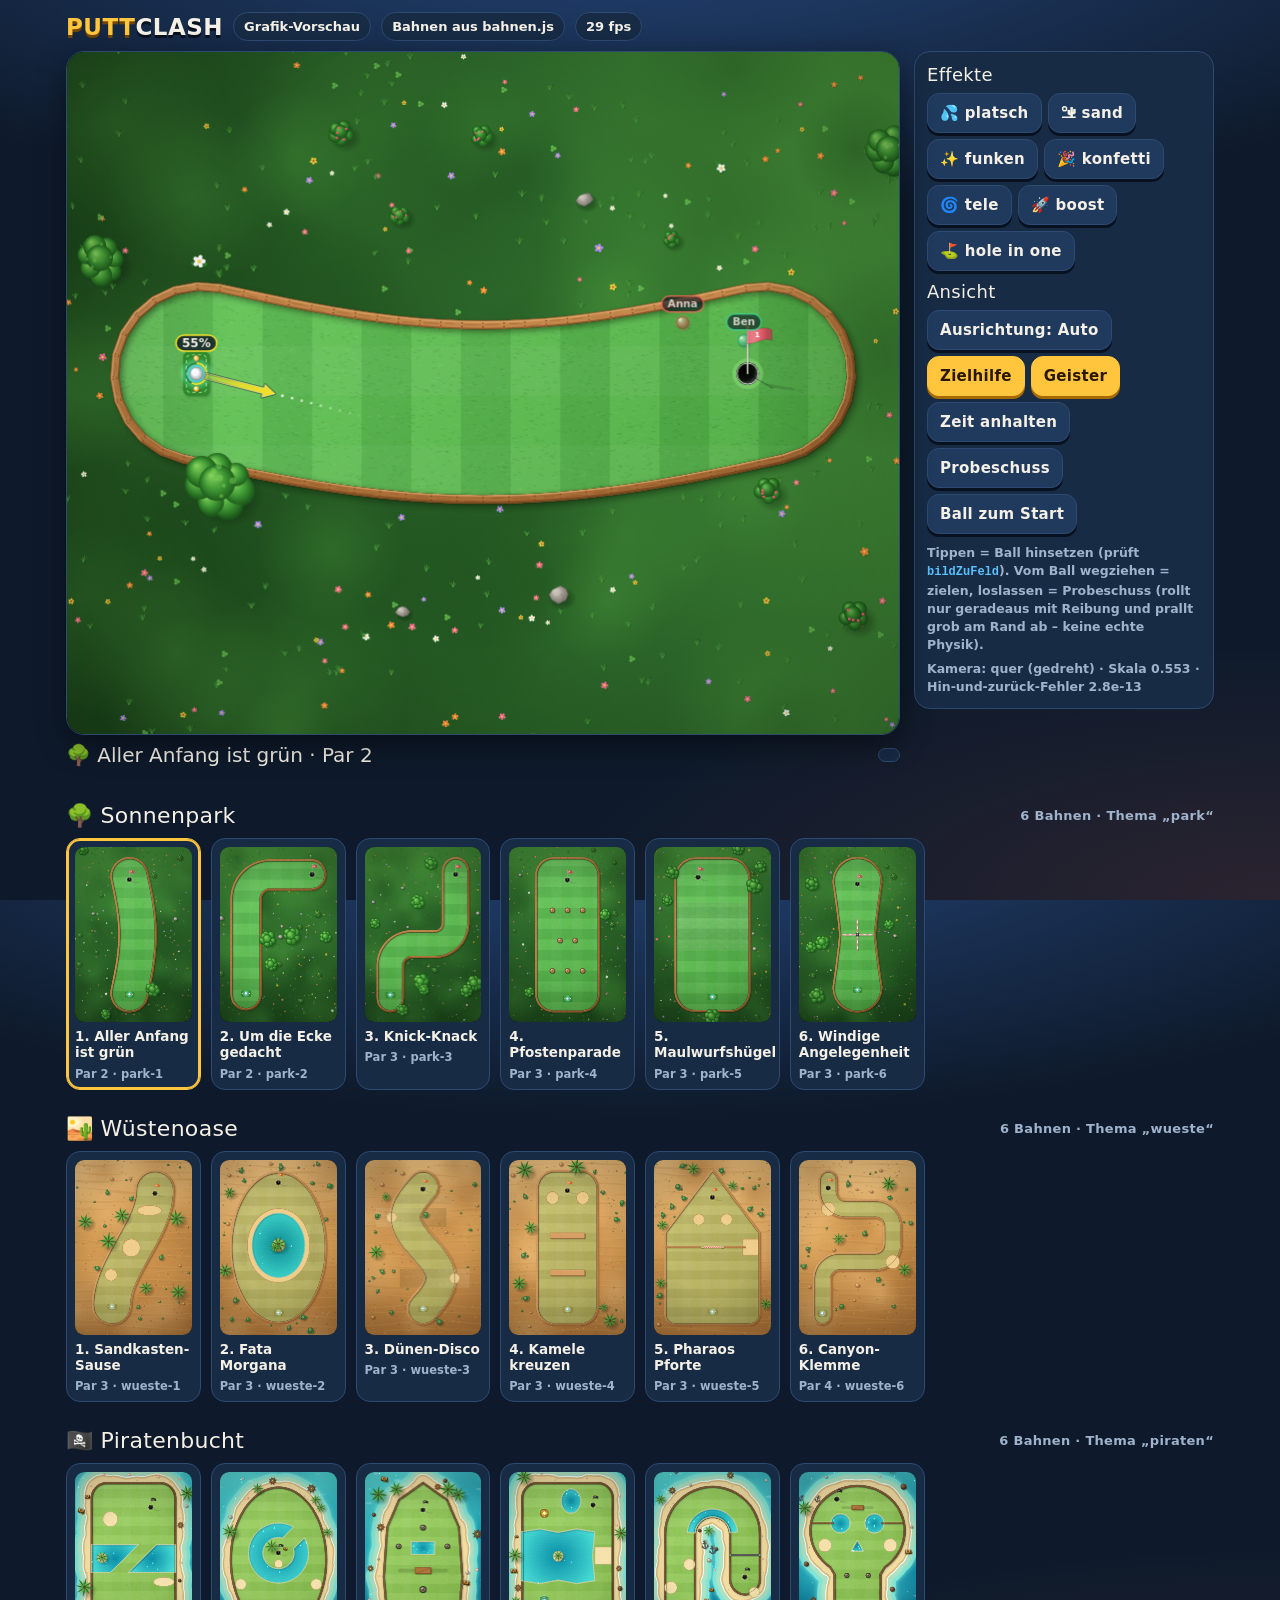
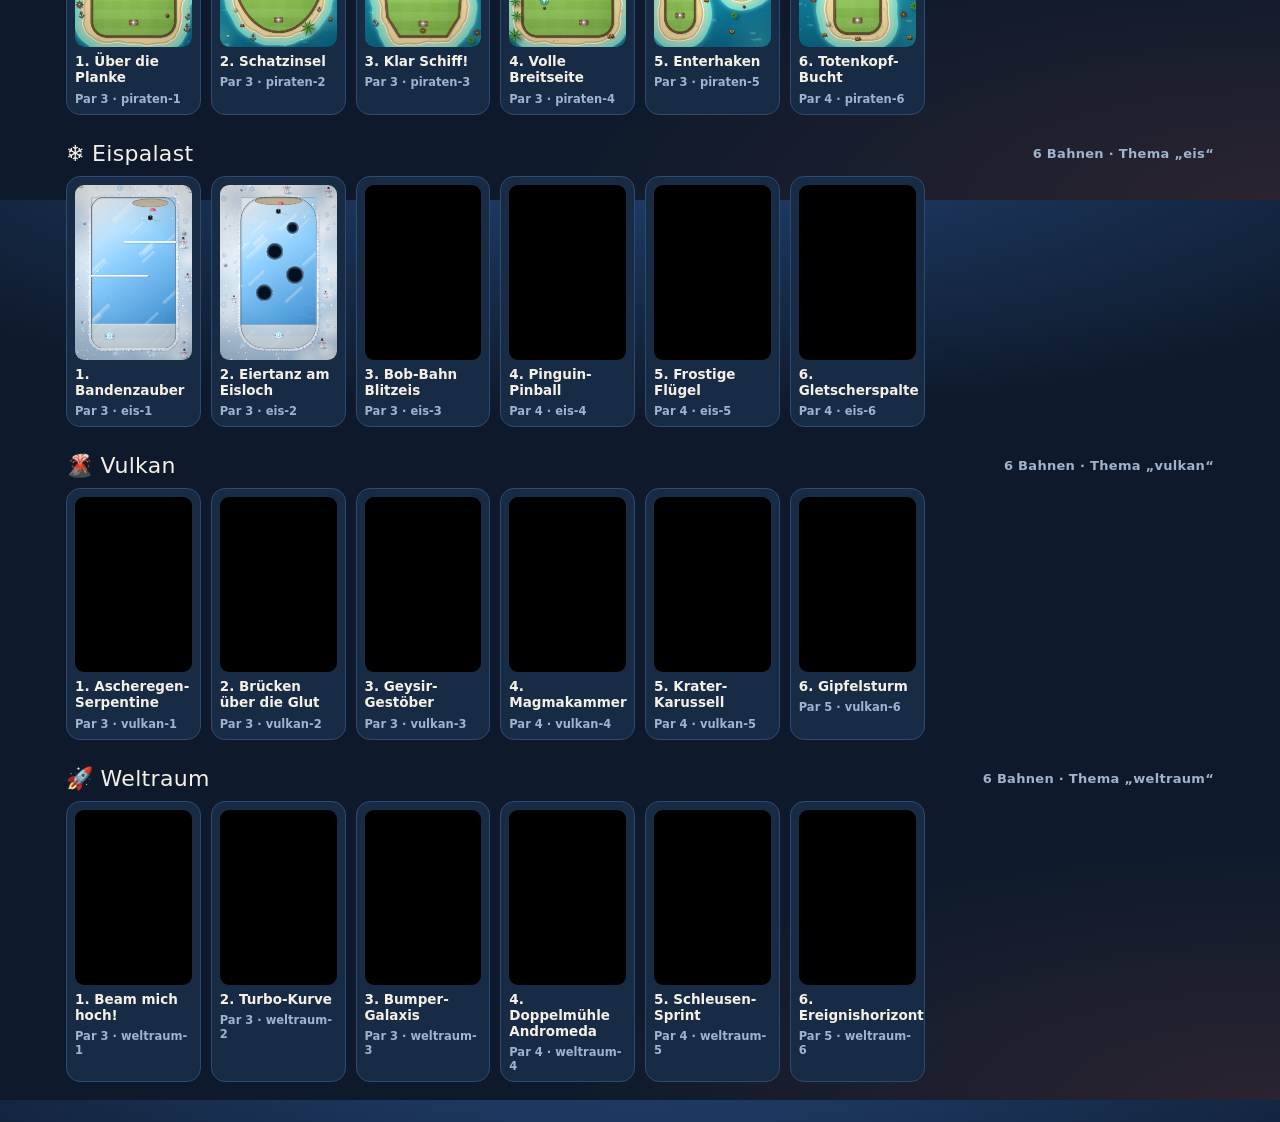
<file: puttclash/grafik-vorschau.html>
<!doctype html>
<html lang="de">
<head>
<meta charset="utf-8">
<meta name="viewport" content="width=device-width,initial-scale=1,viewport-fit=cover">
<title>Puttclash · Grafik-Vorschau</title>
<!--
  PUTTCLASH · GRAFIK-VORSCHAU (grafik-vorschau.html)
  Nur zum Anschauen und Prüfen der Grafik (grafik.js) – kein Spiel, keine Physik.
  - Lädt bahnen.js (falls vorhanden), sonst die 6 eingebauten Beispielbahnen (je Platz eine).
    Beispielplätze, die bahnen.js noch nicht hat (z. B. piraten, vulkan), werden zusätzlich gezeigt.
  - So fügst du ein neues Thema zum Testen hinzu: zwischen BEISPIEL-START und BEISPIEL-ENDE einen
    Platz {id:'<thema>', name, emoji, bahnen:[{…}]} anlegen (id = Schlüssel in GRAFIK.THEMEN).
  - Oben die große Ansicht mit bewegten Objekten, Demo-Ball, Zielpfeil, zwei Geisterbällen.
  - Unten alle Bahnen als Kacheln (Name, par) – antippen zeigt sie groß.
  Bedienung große Ansicht: tippen = Ball hinsetzen (prüft bildZuFeld), vom Ball wegziehen
  = zielen, loslassen = Probeschuss (rollt nur geradeaus mit Reibung, ohne echte Physik).
-->
<link rel="stylesheet" href="../shared/theme.css">
<style>
 body{overflow:auto;height:auto;min-height:100%}
 .wrap{max-width:1180px;margin:0 auto;padding:12px max(16px,env(safe-area-inset-left,0px)) 40px}
 header{display:flex;align-items:center;gap:10px;flex-wrap:wrap;margin-bottom:10px}
 .buehne{display:grid;grid-template-columns:minmax(0,1fr) 300px;gap:14px;align-items:start}
 @media (max-width:820px){.buehne{grid-template-columns:minmax(0,1fr)}}
 #rahmen{position:relative;width:100%;height:min(76vh,860px);min-height:320px;border-radius:18px;overflow:hidden;background:#000;
   border:1px solid var(--line);box-shadow:0 10px 30px rgba(0,0,0,.45);touch-action:none}
 #rahmen canvas{display:block;width:100%;height:100%}
 .panel{background:var(--surface);border:1px solid var(--line);border-radius:16px;padding:12px}
 .panel h3{margin:0 0 8px;font-family:var(--font-display);font-weight:400;font-size:18px;letter-spacing:.3px}
 .reihe{display:flex;flex-wrap:wrap;gap:6px;margin-bottom:10px}
 .knopf{font-family:var(--font-display);font-size:15px;letter-spacing:.3px;padding:8px 12px;border-radius:12px;background:var(--surface-2);
   border:1px solid var(--line);box-shadow:0 3px 0 var(--shadow);min-height:40px}
 .knopf:active{transform:translateY(2px);box-shadow:0 1px 0 var(--shadow)}
 .knopf.an{background:var(--gold);color:#2A1700;border-color:var(--gold);box-shadow:0 3px 0 var(--gold-deep)}
 .klein{font-size:12.5px;line-height:1.45;margin:6px 0 0}
 #titel{font-family:var(--font-display);font-weight:400;font-size:20px;margin:0}
 .zeile{display:flex;justify-content:space-between;align-items:center;gap:8px;margin:8px 0 10px}
 h2.sec{margin-top:26px}
 .kacheln{display:grid;grid-template-columns:repeat(auto-fill,minmax(130px,1fr));gap:10px}
 .kachel{display:flex;flex-direction:column;gap:6px;background:var(--surface);border:1px solid var(--line);border-radius:14px;padding:8px;text-align:left}
 .kachel.aktiv{border-color:var(--gold);box-shadow:0 0 0 2px var(--gold) inset}
 .kachel canvas{width:100%;aspect-ratio:2/3;border-radius:9px;display:block;background:#000}
 .kachel .n{font-weight:900;font-size:13.5px;line-height:1.2}
 .kachel .m{font-size:11.5px;color:var(--muted);font-weight:800}
 code{font-size:12px;color:var(--sky)}
</style>
</head>
<body>
<div class="wrap">
 <header>
  <div class="logo">PUTT<span>CLASH</span></div>
  <span class="chip">Grafik-Vorschau</span>
  <span class="chip" id="quelle"></span>
  <span class="chip" id="fps">– fps</span>
 </header>

 <section class="buehne">
  <div>
   <div id="rahmen"><canvas id="gross"></canvas></div>
   <div class="zeile"><p id="titel"></p><span class="chip" id="info"></span></div>
  </div>
  <div class="panel">
   <h3>Effekte</h3>
   <div class="reihe" id="effekte"></div>
   <h3>Ansicht</h3>
   <div class="reihe">
    <button class="knopf" id="kDreh">Ausrichtung: Auto</button>
    <button class="knopf an" id="kZiel">Zielhilfe</button>
    <button class="knopf an" id="kGeist">Geister</button>
    <button class="knopf" id="kPause">Zeit anhalten</button>
    <button class="knopf" id="kSchuss">Probeschuss</button>
    <button class="knopf" id="kStart">Ball zum Start</button>
   </div>
   <p class="klein muted">Tippen = Ball hinsetzen (prüft <code>bildZuFeld</code>). Vom Ball wegziehen = zielen, loslassen = Probeschuss
    (rollt nur geradeaus mit Reibung und prallt grob am Rand ab – <b>keine</b> echte Physik).</p>
   <p class="klein muted" id="pruef"></p>
  </div>
 </section>

 <div id="kachelBereich"></div>
</div>

<script src="bahnen.js"></script>
<script src="grafik.js"></script>
<script>
(function(){
'use strict';
/* ---------- Beispielbahnen (nur falls bahnen.js fehlt): je Platz eine, mit allen Zonen/Objekten ---------- */
/*BEISPIEL-START*/
const BEISPIEL=[
 {id:'park',name:'Sonnenpark',emoji:'🌳',bahnen:[{
  id:'park-1',name:'Gartenweg',par:3,start:{x:500,y:1330},loch:{x:500,y:260},
  rand:[150,1450, 850,1450, 850,760, 700,600, 700,150, 300,150, 300,600, 150,760],
  waende:[[390,1130, 610,1130]],
  zonen:[
   {typ:'sand',form:{kreis:[610,390,62]}},
   {typ:'hang',form:{rect:[310,620,380,150]},richtung:[0,1],staerke:1},
   {typ:'wasser',form:{poly:[180,880, 380,860, 420,960, 330,1040, 190,1010]}},
   {typ:'boost',form:{kreis:[720,1260,34]},richtung:[0,-1],staerke:1}
  ],
  objekte:[
   {typ:'bumper',x:700,y:990,r:26,kraft:1.4},
   {typ:'pfosten',x:400,y:470,r:14},{typ:'pfosten',x:260,y:1300,r:14},
   {typ:'muehle',x:560,y:900,laenge:110,fluegel:4,periode:4000}
  ],
  deko:[{typ:'baum',x:70,y:260,s:1.1},{typ:'baum',x:930,y:330},{typ:'baum',x:930,y:1330,s:.9},{typ:'baum',x:70,y:1390},
   {typ:'busch',x:60,y:880},{typ:'busch',x:945,y:640},{typ:'busch',x:220,y:70},
   {typ:'blume',x:90,y:560},{typ:'blume',x:115,y:620},{typ:'blume',x:930,y:960},{typ:'blume',x:960,y:1010},{typ:'blume',x:905,y:1080},
   {typ:'stein',x:945,y:1180},{typ:'stein',x:60,y:700,s:.8},{typ:'fahne',x:950,y:830}]
 }]},
 {id:'wueste',name:'Wüstenoase',emoji:'🌵',bahnen:[{
  id:'wueste-1',name:'Oasenkurve',par:4,start:{x:500,y:1340},loch:{x:690,y:270},
  rand:[200,1450, 800,1450, 800,1000, 900,900, 900,150, 380,150, 380,650, 200,800],
  waende:[],
  zonen:[
   {typ:'wasser',form:{kreis:[480,960,95]}},
   {typ:'sand',form:{poly:[520,380, 700,420, 760,560, 600,600, 500,500]}},
   {typ:'hang',form:{rect:[420,660,440,140]},richtung:[-0.7071,0.7071],staerke:1.2},
   {typ:'lava',form:{rect:[640,1290,130,90]}}
  ],
  objekte:[
   {typ:'block',rect:[430,1180,140,40],bahn:[170,0],periode:3000},
   {typ:'muehle',x:500,y:260,laenge:85,fluegel:3,periode:-5000},
   {typ:'bumper',x:300,y:1320,r:24,kraft:1.4},{typ:'pfosten',x:700,y:1100,r:14}
  ],
  deko:[{typ:'palme',x:110,y:1000,s:1.1},{typ:'palme',x:120,y:1260,s:.9},{typ:'palme',x:965,y:1100},{typ:'palme',x:975,y:1420,s:.8},
   {typ:'kaktus',x:100,y:450},{typ:'kaktus',x:960,y:700},{typ:'kaktus',x:300,y:85},
   {typ:'stein',x:120,y:620},{typ:'stein',x:960,y:1250},{typ:'fahne',x:60,y:150}]
 }]},
 {id:'eis',name:'Gletscher',emoji:'❄️',bahnen:[{
  id:'eis-1',name:'Gletscherspalte',par:4,start:{x:500,y:1340},loch:{x:500,y:280},
  rand:[250,1450, 750,1450, 900,1100, 900,500, 750,150, 250,150, 100,500, 100,1100],
  waende:[[110,520, 350,520],[650,520, 890,520]],
  zonen:[
   {typ:'eis',form:{rect:[130,600,740,460]}},
   {typ:'loch',form:{poly:[600,760, 720,740, 760,830, 690,900, 610,870]}},
   {typ:'wasser',form:{kreis:[300,350,65]}},
   {typ:'sand',form:{rect:[560,1150,170,110]}}
  ],
  objekte:[
   {typ:'tor',x:500,y:520,b:300,offen:1400,zu:1100},
   {typ:'pfosten',x:360,y:820,r:16},{typ:'pfosten',x:500,y:700,r:16},
   {typ:'bumper',x:300,y:1230,r:24,kraft:1.4}
  ],
  deko:[{typ:'baum',x:40,y:250},{typ:'baum',x:960,y:280,s:1.1},{typ:'baum',x:960,y:1360,s:.9},{typ:'baum',x:50,y:1350},
   {typ:'schneemann',x:50,y:820},{typ:'eiskristall',x:960,y:820},{typ:'eiskristall',x:40,y:600},{typ:'eiskristall',x:500,y:75},
   {typ:'stein',x:930,y:1450}]
 }]},
 {id:'weltraum',name:'Sternenstation',emoji:'🚀',bahnen:[{
  id:'weltraum-1',name:'Schwerelos',par:4,start:{x:500,y:1350},loch:{x:500,y:230},
  rand:[200,1450, 800,1450, 800,1150, 950,1000, 950,600, 800,450, 800,120, 200,120, 200,450, 50,600, 50,1000, 200,1150],
  waende:[],
  zonen:[
   {typ:'loch',form:{kreis:[500,800,120]}},
   {typ:'boost',form:{kreis:[170,800,40]},richtung:[0.5,-0.866],staerke:1.5},
   {typ:'boost',form:{kreis:[830,800,40]},richtung:[-0.5,-0.866],staerke:1.5},
   {typ:'eis',form:{rect:[560,1180,180,80]}},
   {typ:'lava',form:{rect:[260,1180,160,70]}}
  ],
  objekte:[
   {typ:'tele',a:{x:500,y:1060},b:{x:500,y:560},r:28},
   {typ:'bumper',x:330,y:380,r:24,kraft:1.4},{typ:'bumper',x:670,y:380,r:24,kraft:1.4},{typ:'bumper',x:500,y:430,r:20,kraft:1.6},
   {typ:'muehle',x:290,y:620,laenge:80,fluegel:4,periode:3500},
   {typ:'block',rect:[600,600,140,32],bahn:[0,70],periode:2600}
  ],
  deko:[{typ:'planet',x:90,y:250,s:1.1},{typ:'planet',x:920,y:1330,s:1.3},{typ:'planet',x:910,y:250,s:.8},
   {typ:'rakete',x:100,y:1300,s:1.1},{typ:'stern',x:960,y:520,s:.8},{typ:'stern',x:30,y:1150},{typ:'stern',x:480,y:60},{typ:'stern',x:960,y:1460,s:.7}]
 }]},
 {id:'piraten',name:'Piratenbucht',emoji:'🏴‍☠️',bahnen:[{
  id:'piraten-1',name:'Schatzinsel',par:4,start:{x:500,y:1340},loch:{x:620,y:260},
  rand:[220,1450, 780,1450, 860,1180, 860,700, 900,420, 820,150, 380,150, 300,420, 140,640, 140,1080],
  waende:[[640,1100, 860,1100]],
  zonen:[
   {typ:'wasser',form:{poly:[600,820, 780,790, 830,900, 760,1010, 610,990]}},
   {typ:'sand',form:{kreis:[400,330,70]}},
   {typ:'hang',form:{rect:[300,600,540,120]},richtung:[0.7071,-0.7071],staerke:1},
   {typ:'sand',form:{rect:[300,1240,140,90]}}
  ],
  objekte:[
   {typ:'block',rect:[260,1170,110,40],bahn:[90,0],periode:3200},
   {typ:'tor',x:560,y:470,b:240,offen:1300,zu:1100},
   {typ:'bumper',x:250,y:760,r:24,kraft:1.4},{typ:'bumper',x:700,y:1250,r:24,kraft:1.4},
   {typ:'muehle',x:380,y:900,laenge:100,fluegel:4,periode:4200},
   {typ:'pfosten',x:520,y:1080,r:14},
   {typ:'tele',a:{x:220,y:1020},b:{x:760,y:380},r:28}
  ],
  deko:[{typ:'palme',x:60,y:300,s:1.1},{typ:'palme',x:950,y:620,s:1.1},{typ:'palme',x:70,y:1330},{typ:'palme',x:600,y:60,s:.9},
   {typ:'fass',x:945,y:1000},{typ:'fass',x:975,y:1060,s:.8},{typ:'anker',x:60,y:880},{typ:'schatzkiste',x:930,y:230},
   {typ:'steuerrad',x:70,y:1130},{typ:'muschel',x:110,y:1450},{typ:'muschel',x:960,y:1420},{typ:'muschel',x:50,y:560,s:.8},
   {typ:'stein',x:945,y:1300},{typ:'stein',x:250,y:70,s:.8},{typ:'gibtsnicht',x:500,y:500},{typ:'constructor',x:10,y:10}]
 }]},
 {id:'vulkan',name:'Vulkan',emoji:'🌋',bahnen:[{
  id:'vulkan-1',name:'Glutpfad',par:4,start:{x:500,y:1350},loch:{x:380,y:250},
  rand:[200,1450, 800,1450, 820,1100, 900,900, 880,500, 760,150, 240,150, 120,480, 160,900, 220,1100],
  waende:[[620,300, 760,300]],
  zonen:[
   {typ:'lava',form:{poly:[420,760, 620,720, 700,820, 640,930, 460,920, 380,840]}},
   {typ:'hang',form:{rect:[230,1000,560,110]},richtung:[0,-1],staerke:1.3},
   {typ:'sand',form:{rect:[560,1150,180,110]}},
   {typ:'lava',form:{kreis:[740,440,55]}},
   {typ:'loch',form:{kreis:[230,640,50]}}
  ],
  objekte:[
   {typ:'bumper',x:320,y:560,r:26,kraft:1.5},{typ:'bumper',x:770,y:650,r:22,kraft:1.4},
   {typ:'block',rect:[280,1250,120,40],bahn:[60,0],periode:2800},
   {typ:'muehle',x:540,y:520,laenge:110,fluegel:3,periode:-4200},
   {typ:'tor',x:380,y:380,b:200,offen:1300,zu:1000},
   {typ:'pfosten',x:480,y:1060,r:14}
  ],
  deko:[{typ:'fels',x:70,y:400,s:1.1},{typ:'fels',x:950,y:1250},{typ:'glutstein',x:960,y:760},{typ:'glutstein',x:60,y:1000,s:.9},
   {typ:'duerrbaum',x:80,y:1320},{typ:'duerrbaum',x:950,y:250},{typ:'rauch',x:940,y:1050},{typ:'rauch',x:60,y:720},{typ:'rauch',x:520,y:80},
   {typ:'kristall',x:60,y:200},{typ:'kristall',x:960,y:1430,s:.8},{typ:'stein',x:120,y:1440},{typ:'stein',x:900,y:80,s:.7}]
 }]}
];
/*BEISPIEL-ENDE*/

/* Plätze aus bahnen.js haben Vorrang. Beispielplätze, deren id bahnen.js (noch) nicht kennt,
   werden hinten angehängt – so lassen sich neue Themen schon vor ihren echten Bahnen prüfen. */
const echt=typeof BAHNEN!=='undefined'&&BAHNEN&&Array.isArray(BAHNEN.PLAETZE)&&BAHNEN.PLAETZE.length>0;
const bekannt=new Set(echt?BAHNEN.PLAETZE.map(p=>p.id):[]);
const extra=BEISPIEL.filter(p=>!bekannt.has(p.id));
const PLAETZE=echt?BAHNEN.PLAETZE.concat(extra):BEISPIEL;
document.getElementById('quelle').textContent=!echt?'Beispielbahnen (bahnen.js fehlt)'
 :extra.length?'bahnen.js + Beispiel: '+extra.map(p=>p.id).join(', '):'Bahnen aus bahnen.js';

const $=id=>document.getElementById(id);
const rahmen=$('rahmen'),cv=$('gross'),ctx=cv.getContext('2d');
let wahl={platz:PLAETZE[0],bahn:PLAETZE[0].bahnen[0]};
let modus='auto',zielAn=true,geisterAn=true,pause=false,pauseBei=0,zeitVersatz=0;
let kam=null,cssB=0,cssH=0;
const ball={x:0,y:0,vx:0,vy:0,rollt:false,versenkt:false};
let spur=[],drag=null,letzterAbprall=0;

const zeit=()=>pause?pauseBei:performance.now()-zeitVersatz;
const randPunkte=b=>{const p=[];for(let i=0;i+1<b.rand.length;i+=2)p.push([b.rand[i],b.rand[i+1]]);return p};
function imPoly(x,y,p){let inn=false;for(let i=0,j=p.length-1;i<p.length;j=i++){const xi=p[i][0],yi=p[i][1],xj=p[j][0],yj=p[j][1];if((yi>y)!==(yj>y)&&x<(xj-xi)*(y-yi)/(yj-yi)+xi)inn=!inn}return inn}
let rp=randPunkte(wahl.bahn);
const drin=(x,y)=>rp.length<3||imPoly(x,y,rp);

function ballZumStart(){const s=wahl.bahn.start||{x:500,y:1300};ball.x=s.x;ball.y=s.y;ball.vx=ball.vy=0;ball.rollt=false;ball.versenkt=false;spur=[]}
function waehle(platz,bahn){
 wahl={platz,bahn};rp=randPunkte(bahn);ballZumStart();kamNeu();
 $('titel').textContent=(platz.emoji||'')+' '+(bahn.name||bahn.id)+' · Par '+(bahn.par||'?');
 document.querySelectorAll('.kachel').forEach(k=>k.classList.toggle('aktiv',k.dataset.id===bahn.id));
}
function kamNeu(){
 const dreh=modus==='quer'||(modus==='auto'&&cssB>cssH*1.05);
 kam=GRAFIK.kamera(wahl.bahn,cssB,cssH,dreh);
 // Selbsttest: feldZuBild ↔ bildZuFeld
 let maxF=0;for(let i=0;i<50;i++){const x=Math.random()*1000,y=Math.random()*1500,p=kam.feldZuBild(x,y),q=kam.bildZuFeld(p[0],p[1]);maxF=Math.max(maxF,Math.abs(q[0]-x),Math.abs(q[1]-y))}
 $('pruef').textContent='Kamera: '+(dreh?'quer (gedreht)':'hochkant')+' · Skala '+kam.skala.toFixed(3)+' · Hin-und-zurück-Fehler '+maxF.toExponential(1);
}
function groesse(){
 const r=rahmen.getBoundingClientRect();cssB=Math.max(1,r.width);cssH=Math.max(1,r.height);
 const dpr=Math.min(window.devicePixelRatio||1,3);
 cv.width=Math.round(cssB*dpr);cv.height=Math.round(cssH*dpr);kamNeu();
}
if(window.ResizeObserver)new ResizeObserver(groesse).observe(rahmen);else window.addEventListener('resize',groesse);

/* ---------- Demo-Ball (keine Physik!) ---------- */
function autoWinkel(t){const l=wahl.bahn.loch||{x:500,y:200};return Math.atan2(l.y-ball.y,l.x-ball.x)+Math.sin(t*.001)*.35}
function schiesse(w,k){if(ball.rollt||ball.versenkt)return;const v=k*1700;ball.vx=Math.cos(w)*v;ball.vy=Math.sin(w)*v;ball.rollt=v>10;spur=[]}
function bewege(dt){
 if(ball.rollt){
  const n=4,h=dt/n;
  for(let i=0;i<n;i++){
   let nx=ball.x+ball.vx*h,ny=ball.y+ball.vy*h;
   if(!drin(nx,ny)){
    if(!drin(nx,ball.y))ball.vx*=-.7;
    if(!drin(ball.x,ny))ball.vy*=-.7;
    if(drin(nx,ny)===false&&drin(nx,ball.y)&&drin(ball.x,ny)){ball.vx*=-.7;ball.vy*=-.7}
    const now=performance.now();if(now-letzterAbprall>120){GRAFIK.effekt('funken',ball.x,ball.y);letzterAbprall=now}
    nx=ball.x;ny=ball.y;
   }
   ball.x=nx;ball.y=ny;
   const r=Math.exp(-1.1*h);ball.vx*=r;ball.vy*=r;
   const l=wahl.bahn.loch,sp=Math.hypot(ball.vx,ball.vy);
   if(l&&Math.hypot(ball.x-l.x,ball.y-l.y)<20&&sp<650){
    ball.rollt=false;ball.versenkt=true;GRAFIK.effekt('konfetti',l.x,l.y);
    setTimeout(ballZumStart,1600);break;
   }
   if(sp<14){ball.rollt=false;ball.vx=ball.vy=0;break}
  }
  spur.push([ball.x,ball.y]);if(spur.length>28)spur.shift();
 }else if(spur.length)spur.shift();
}

/* ---------- Bildschleife ---------- */
let alt=performance.now(),fz=0,ft=alt;
function bild(ms){
 const dt=Math.min(.05,(ms-alt)/1000);alt=ms;
 if(!pause)bewege(dt);
 const t=zeit(),b=wahl.bahn,L=b.loch||{x:500,y:250},S=b.start||{x:500,y:1300};
 const baelle=[];
 if(geisterAn){
  baelle.push({x:L.x+Math.cos(t*.0011)*110,y:L.y+170+Math.sin(t*.0017)*70,farbe:'#FF6B57',name:'Anna',geist:true});
  const u=.5+.5*Math.sin(t*.0006);
  baelle.push({x:S.x+(L.x-S.x)*u+Math.sin(t*.002)*60,y:S.y+(L.y-S.y)*u,farbe:'#3DDC97',name:'Ben',geist:true});
 }
 baelle.push({x:ball.x,y:ball.y,farbe:'#5BC0FF',name:'Ich',ich:true,versenkt:ball.versenkt});
 let ziel=null;
 if(zielAn&&!ball.rollt&&!ball.versenkt){
  ziel=drag?{von:{x:ball.x,y:ball.y},winkel:drag.winkel,kraft:drag.kraft}
           :{von:{x:ball.x,y:ball.y},winkel:autoWinkel(t),kraft:.5+.5*Math.sin(t*.0013)};
 }
 if(kam)GRAFIK.zeichne(ctx,b,wahl.platz.id,kam,{t,baelle,ziel,spur});
 fz++;if(ms-ft>500){$('fps').textContent=Math.round(fz*1000/(ms-ft))+' fps';fz=0;ft=ms}
 requestAnimationFrame(bild);
}

/* ---------- Eingabe ---------- */
function feldPunkt(e){const r=cv.getBoundingClientRect();return kam.bildZuFeld(e.clientX-r.left,e.clientY-r.top)}
cv.addEventListener('pointerdown',e=>{
 if(!kam)return;const p=feldPunkt(e);
 $('info').textContent='Feld '+Math.round(p[0])+' / '+Math.round(p[1]);
 if(ball.rollt||ball.versenkt)return;
 if(Math.hypot(p[0]-ball.x,p[1]-ball.y)<70){drag={winkel:0,kraft:0};cv.setPointerCapture(e.pointerId)}
 else if(drin(p[0],p[1])){ball.x=p[0];ball.y=p[1];spur=[]}
 else GRAFIK.effekt('funken',p[0],p[1]);
});
cv.addEventListener('pointermove',e=>{
 if(!drag||!kam)return;const p=feldPunkt(e),dx=ball.x-p[0],dy=ball.y-p[1];
 drag.winkel=Math.atan2(dy,dx);drag.kraft=Math.min(1,Math.hypot(dx,dy)/260);
});
const loslassen=()=>{if(!drag)return;const d=drag;drag=null;if(d.kraft>.04)schiesse(d.winkel,d.kraft)};
cv.addEventListener('pointerup',loslassen);cv.addEventListener('pointercancel',()=>{drag=null});

/* ---------- Knöpfe ---------- */
const EFFEKTE=[['platsch','💦 platsch'],['sand','🏜 sand'],['funken','✨ funken'],['konfetti','🎉 konfetti'],['tele','🌀 tele'],['boost','🚀 boost'],['holeinone','⛳ hole in one']];
EFFEKTE.forEach(([art,txt])=>{
 const k=document.createElement('button');k.className='knopf';k.textContent=txt;
 k.onclick=()=>{
  const th=GRAFIK.THEMEN[wahl.platz.id]||GRAFIK.THEMEN.park,b=wahl.bahn;
  if(art==='tele'){const o=(b.objekte||[]).find(o=>o.typ==='tele');if(o){GRAFIK.effekt('tele',o.a.x,o.a.y,{nach:o.b,farbe:th.tele.a,farbe2:th.tele.b});return}}
  if(art==='holeinone'){const l=b.loch||ball;GRAFIK.effekt('holeinone',l.x,l.y);return}
  if(art==='boost'){GRAFIK.effekt('boost',ball.x,ball.y,{winkel:autoWinkel(zeit())});return}
  if(art==='platsch'){GRAFIK.effekt('platsch',ball.x,ball.y,{farbe:th.wasser.flach});return}
  GRAFIK.effekt(art,ball.x,ball.y);
 };
 $('effekte').appendChild(k);
});
const MODI=['auto','hoch','quer'],MNAME={auto:'Auto',hoch:'Hochkant',quer:'Quer'};
$('kDreh').onclick=()=>{modus=MODI[(MODI.indexOf(modus)+1)%3];$('kDreh').textContent='Ausrichtung: '+MNAME[modus];kamNeu()};
$('kZiel').onclick=e=>{zielAn=!zielAn;e.currentTarget.classList.toggle('an',zielAn)};
$('kGeist').onclick=e=>{geisterAn=!geisterAn;e.currentTarget.classList.toggle('an',geisterAn)};
$('kPause').onclick=e=>{
 if(!pause){pauseBei=zeit();pause=true}else{zeitVersatz=performance.now()-pauseBei;pause=false}
 e.currentTarget.classList.toggle('an',pause);
};
$('kSchuss').onclick=()=>schiesse(autoWinkel(zeit()),.55);
$('kStart').onclick=ballZumStart;

/* ---------- Kacheln (einmal gezeichnet, t = 0) ---------- */
const bereich=$('kachelBereich'),warte=[];
PLAETZE.forEach(platz=>{
 const h=document.createElement('h2');h.className='sec';
 h.innerHTML='<span></span><small></small>';
 h.firstChild.textContent=(platz.emoji||'')+' '+(platz.name||platz.id);
 h.lastChild.textContent=(platz.bahnen||[]).length+' Bahnen · Thema „'+platz.id+'“';
 bereich.appendChild(h);
 const grid=document.createElement('div');grid.className='kacheln';bereich.appendChild(grid);
 (platz.bahnen||[]).forEach((bahn,i)=>{
  const k=document.createElement('button');k.className='kachel';k.dataset.id=bahn.id;
  const c=document.createElement('canvas'),n=document.createElement('div'),m=document.createElement('div');
  n.className='n';n.textContent=(i+1)+'. '+(bahn.name||bahn.id);
  m.className='m';m.textContent='Par '+(bahn.par||'?')+' · '+bahn.id;
  k.append(c,n,m);grid.appendChild(k);
  k.onclick=()=>{waehle(platz,bahn);window.scrollTo({top:0,behavior:'smooth'})};
  warte.push(()=>{
   const r=c.getBoundingClientRect(),b=Math.max(60,r.width),hh=b*1.5,dpr=Math.min(window.devicePixelRatio||1,2);
   c.width=Math.round(b*dpr);c.height=Math.round(hh*dpr);
   const km=GRAFIK.kamera(bahn,b,hh,false);
   GRAFIK.zeichne(c.getContext('2d'),bahn,platz.id,km,{t:0,baelle:[{x:bahn.start.x,y:bahn.start.y,ich:true,farbe:'#5BC0FF'}],ziel:null,spur:[]});
  });
 });
});
function naechsteKachel(){const f=warte.shift();if(!f)return;try{f()}catch(e){console.error(e)}setTimeout(naechsteKachel,30)}

groesse();
waehle(wahl.platz,wahl.bahn);
requestAnimationFrame(bild);
setTimeout(naechsteKachel,200);
})();
</script>
</body>
</html>
</file>
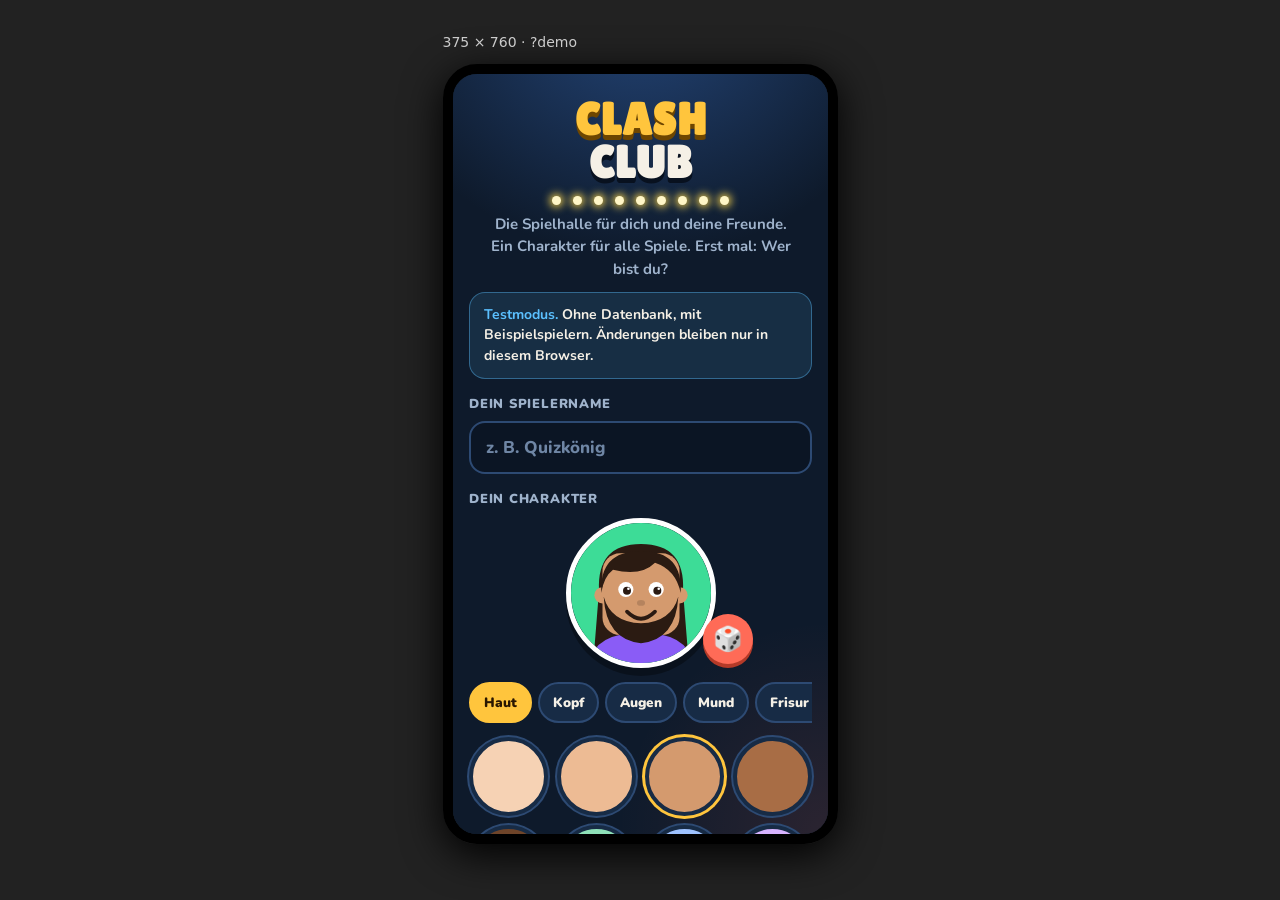
<file: tools/handy-vorschau.html>
<!doctype html>
<!-- Handy-Vorschau: zeigt eine Seite des Hubs in Handygröße, zum Prüfen vor dem Hochladen.
     Hochkant:  http://localhost:8080/tools/handy-vorschau.html?seite=kritzelclash/?demo
     Quer:      http://localhost:8080/tools/handy-vorschau.html?seite=kritzelclash/?demo&quer=1
     (Bei „seite“ mit eigenem ? das & für quer ans Ende hängen – es wird erkannt.)
     Nur ein Werkzeug – wird von keiner Spielseite benutzt. -->
<meta charset="utf-8"><title>Handy-Vorschau</title>
<style>body{margin:0;background:#222;display:flex;gap:24px;justify-content:center;align-items:flex-start;padding:20px;font:14px system-ui;color:#ccc}
.frame{border:10px solid #000;border-radius:34px;overflow:hidden;box-shadow:0 10px 40px #000}iframe{display:block;border:0;background:#0E1A2B}</style>
<div><p id="t"></p><div class="frame"><iframe id="f"></iframe></div></div>
<script>
const q=location.search;const quer=/[?&]quer=1/.test(q);
const s=(new URLSearchParams(q).get('seite')||'?demo').replace(/&?quer=1/,'');
const f=document.getElementById('f');f.width=quer?780:375;f.height=quer?375:760;f.src='../'+s;
document.getElementById('t').textContent=(quer?'780 × 375 (quer)':'375 × 760')+' · '+s;
</script>
</file>
<file: shared/theme.css>
/* ==========================================================================
   SPIELE-HUB · GEMEINSAMES DESIGN (theme.css)
   --------------------------------------------------------------------------
   Look: Late-Night-TV-Spielshow (Bühnenlicht, Glühbirnen, dicke Arcade-Knöpfe).
   Übernommen aus Brainclash, damit Hub und alle Spiele gleich aussehen.

   Wer nutzt diese Datei?
   - index.html (der Hub) bindet sie ein.
   - Neue Spiele sollen sie ebenfalls einbinden:  <link rel="stylesheet" href="../shared/theme.css">
   - Brainclash hat (noch) eine eigene Kopie dieser Regeln in seiner index.html,
     weil es als Einzeldatei entstanden ist. Farbwerte bitte an beiden Stellen
     gleich halten.

   Aufbau: 1. Farben & Schriften  2. Grundgerüst (Kopfleiste, Inhalt, Tabs)
           3. Knöpfe  4. Spielerkarte  5. Listen  6. Avatar-Editor
           7. Fenster & Meldungen  8. Handy-Anpassungen
   ========================================================================== */

/* ---------- 1. Farben & Schriften ----------
   Die Seite ist bewusst nur dunkel (Bühne bei Nacht). */
:root{
  color-scheme:dark;
  --bg:#0E1A2B; --bg2:#0B1524; --surface:#172B45; --surface-2:#203A5E; --line:#2D4A73;
  --ink:#F5F0E6; --muted:#9FB3CC;
  --gold:#FFC53D; --gold-deep:#A86A00; --coral:#FF6B57; --coral-deep:#B43A28;
  --mint:#3DDC97; --mint-deep:#178A5A; --red:#FF4D6D; --red-deep:#A51E3A; --sky:#5BC0FF;
  --shadow:#08111F;
  --font-display:"Lilita One","Arial Rounded MT Bold","Trebuchet MS",system-ui,sans-serif;
  --font-body:"Nunito",system-ui,-apple-system,"Segoe UI",Roboto,sans-serif;
  padding-top:env(safe-area-inset-top,0px);padding-bottom:env(safe-area-inset-bottom,0px);
}
*{box-sizing:border-box}
html,body{height:100%}
body{margin:0;color:var(--ink);font-family:var(--font-body);font-size:16px;font-weight:700;overflow:hidden;
  background:radial-gradient(120% 55% at 50% -10%,#24467A 0%,rgba(36,70,122,0) 62%),radial-gradient(80% 40% at 100% 100%,rgba(255,107,87,.12),rgba(255,107,87,0) 70%),var(--bg);
  background-color:var(--bg);-webkit-tap-highlight-color:transparent;overscroll-behavior:none;
  -webkit-text-size-adjust:100%;text-size-adjust:100%}
button{font:inherit;color:inherit;border:0;background:none;cursor:pointer;padding:0}
button,a,.emo{touch-action:manipulation;-webkit-user-select:none;user-select:none}
:focus-visible{outline:3px solid var(--sky);outline-offset:2px}
[hidden]{display:none!important}
.muted{color:var(--muted)}
.center{text-align:center}

/* ---------- 2. Grundgerüst ----------
   #app = Spalte mit Kopfleiste (.top), scrollendem Inhalt (#view) und fester Tab-Leiste. */
#app{height:100%;display:flex;flex-direction:column;max-width:560px;margin:0 auto;position:relative}
.top{flex:none;display:flex;align-items:center;justify-content:space-between;gap:10px;padding-block:10px 6px;padding-left:max(16px,env(safe-area-inset-left,0px));padding-right:max(16px,env(safe-area-inset-right,0px))}
.logo{font-family:var(--font-display);font-size:23px;letter-spacing:.5px;color:var(--gold);text-shadow:0 3px 0 #6E4600;white-space:nowrap}
.logo span{color:var(--ink);text-shadow:0 3px 0 var(--shadow)}
.top-r{display:flex;gap:6px;align-items:center;min-width:0}
.chip{display:inline-flex;align-items:center;gap:6px;padding:6px 10px;border-radius:99px;background:var(--surface);border:1px solid var(--line);font-size:13px;font-weight:900;white-space:nowrap;font-variant-numeric:tabular-nums}
.chip.gold{background:var(--gold);color:#2A1700;border-color:var(--gold)}
.live{width:8px;height:8px;border-radius:50%;background:var(--mint);box-shadow:0 0 0 0 rgba(61,220,151,.7);animation:livep 1.8s infinite}
@keyframes livep{70%{box-shadow:0 0 0 7px rgba(61,220,151,0)}100%{box-shadow:0 0 0 0 rgba(61,220,151,0)}}
#view{flex:1;overflow-y:auto;overflow-x:hidden;padding-left:max(16px,env(safe-area-inset-left,0px));padding-right:max(16px,env(safe-area-inset-right,0px));padding-block:6px calc(100px + env(safe-area-inset-bottom,0px));-webkit-overflow-scrolling:touch}
body.full .top,body.full .tabbar{display:none}
body.full #view{padding-block:10px calc(24px + env(safe-area-inset-bottom,0px))}
.tabbar{position:fixed;left:0;right:0;bottom:0;z-index:20;background:rgba(11,21,36,.94);backdrop-filter:blur(12px);-webkit-backdrop-filter:blur(12px);border-top:1px solid var(--line);padding-bottom:env(safe-area-inset-bottom,0px);padding-left:max(16px,env(safe-area-inset-left,0px));padding-right:max(16px,env(safe-area-inset-right,0px))}
.tabbar .in{max-width:528px;margin:0 auto;display:grid;grid-auto-flow:column;grid-auto-columns:1fr}
.tab{display:flex;flex-direction:column;align-items:center;gap:2px;padding:8px 0 10px;font-size:11.5px;font-weight:900;color:var(--muted);position:relative}
.tab .ic{font-size:22px;line-height:1;transition:transform .25s cubic-bezier(.2,1.6,.4,1);filter:grayscale(.6)}
.tab.on{color:var(--gold)}.tab.on .ic{transform:translateY(-3px) scale(1.15);filter:none}
h2.sec{font-family:var(--font-display);font-weight:400;font-size:22px;margin:22px 0 10px;letter-spacing:.3px;display:flex;align-items:center;justify-content:space-between;gap:8px}
h2.sec small{font-family:var(--font-body);font-size:13px;color:var(--muted);font-weight:800}

/* ---------- 3. Knöpfe ---------- */
.btn{display:inline-flex;align-items:center;justify-content:center;gap:8px;font-family:var(--font-display);font-size:19px;letter-spacing:.4px;background:var(--gold);color:#2A1700;border-radius:16px;padding:13px 20px;box-shadow:0 5px 0 var(--gold-deep);transition:transform .08s,box-shadow .08s;min-height:52px;text-decoration:none}
.btn:active:not(:disabled){transform:translateY(4px);box-shadow:0 1px 0 var(--gold-deep)}
.btn.block{width:100%}
.btn.big{width:100%;font-size:22px;min-height:60px;margin-top:18px}
.btn.coral{background:var(--coral);color:#fff;box-shadow:0 5px 0 var(--coral-deep)}
.btn.mint{background:var(--mint);color:#06281A;box-shadow:0 5px 0 var(--mint-deep)}
.btn.ghost{background:var(--surface-2);color:var(--ink);box-shadow:0 5px 0 var(--shadow)}
.btn.small{font-size:15px;min-height:40px;padding:8px 14px;border-radius:12px}
.btn:disabled{opacity:.6}
.xbtn{flex:none;width:42px;height:42px;border-radius:13px;background:var(--surface);display:grid;place-items:center;font-size:18px;border:2px solid var(--line);color:var(--ink);text-decoration:none}

/* ---------- 4. Spielerkarte (Banner mit Avatar, Level, Fortschritt) ---------- */
.banner{position:relative;border-radius:24px;padding:16px 16px 22px;display:flex;gap:14px;align-items:center;overflow:hidden;box-shadow:0 8px 0 var(--shadow);color:#fff;isolation:isolate}
.banner::after{content:"";position:absolute;inset:0;background:radial-gradient(70% 90% at 15% 20%,rgba(255,255,255,.25),rgba(255,255,255,0) 60%);z-index:-1}
.banner .av{flex:none;width:86px;height:86px;border-radius:50%;border:4px solid #fff;box-shadow:0 5px 0 rgba(0,0,0,.25);overflow:hidden}
.av svg{display:block;width:100%;height:100%}
.who{min-width:0;flex:1}
.bname{font-family:var(--font-display);font-size:27px;line-height:1.05;text-shadow:0 3px 0 rgba(0,0,0,.3);white-space:nowrap;overflow:hidden;text-overflow:ellipsis;padding-right:46px}
.btitle{font-weight:900;font-size:13px;opacity:.95;text-shadow:0 1px 0 rgba(0,0,0,.3);margin-top:2px}
.bstats{display:flex;gap:10px;flex-wrap:wrap;font-size:13px;font-weight:900;margin-top:6px;text-shadow:0 1px 0 rgba(0,0,0,.3);font-variant-numeric:tabular-nums}
.xp{height:10px;border-radius:6px;background:rgba(0,0,0,.28);overflow:hidden;margin-top:8px}
.xp i{display:block;height:100%;background:linear-gradient(90deg,#fff,#FFE48A);border-radius:6px;transition:width .9s cubic-bezier(.2,.9,.3,1)}
.xpl{font-size:11px;font-weight:800;opacity:.9;margin-top:4px;text-shadow:0 1px 0 rgba(0,0,0,.3)}
.lvl{position:absolute;top:12px;right:12px;width:48px;height:48px;border-radius:14px;background:#fff;color:#1B2A44;display:flex;flex-direction:column;align-items:center;justify-content:center;transform:rotate(8deg);box-shadow:0 4px 0 rgba(0,0,0,.25)}
.lvl b{font-family:var(--font-display);font-size:22px;line-height:1;font-weight:400}
.lvl small{font-size:9px;font-weight:900;letter-spacing:.1em}
.bulbs{position:absolute;left:14px;right:14px;bottom:7px;display:flex;justify-content:space-between;pointer-events:none}
.bulbs b{width:6px;height:6px;border-radius:50%;background:#FFF6C7;box-shadow:0 0 6px 1px #FFE066;animation:bulb 1.1s infinite steps(1)}
.bulbs b:nth-child(even){animation-delay:.55s}
@keyframes bulb{0%{opacity:1}50%{opacity:.2}}
.hero-logo{font-family:var(--font-display);font-size:clamp(40px,12vw,58px);line-height:.95;text-align:center;color:var(--gold);text-shadow:0 5px 0 #6E4600;margin-top:14px;letter-spacing:1px;animation:cardIn .7s cubic-bezier(.2,1.4,.4,1)}
.hero-logo span{display:block;color:var(--ink);text-shadow:0 5px 0 var(--shadow)}
.marquee{display:flex;justify-content:center;gap:12px;margin:12px 0 4px}
.marquee b{width:9px;height:9px;border-radius:50%;background:#FFF6C7;box-shadow:0 0 8px 2px #FFD84D;animation:bulb 1.1s infinite steps(1)}
.marquee b:nth-child(even){animation-delay:.55s}
.lead{text-align:center;color:var(--muted);font-size:15px;line-height:1.5;margin:8px auto 0;max-width:34ch}
@keyframes cardIn{from{transform:translateY(24px) scale(.94) rotate(-1.5deg);opacity:0}to{transform:none;opacity:1}}
@keyframes bump{0%{transform:scale(.88) rotate(-4deg)}100%{transform:none}}
@keyframes pop{0%{transform:scale(1)}40%{transform:scale(1.06)}100%{transform:scale(1)}}

/* ---------- 5. Listen, Kacheln, Hinweise ---------- */
.notice{margin-top:12px;background:rgba(91,192,255,.12);border:1px solid rgba(91,192,255,.4);border-radius:16px;padding:12px 14px;font-size:14px;line-height:1.45}
.notice b{color:var(--sky)}
.strip{display:flex;gap:12px;overflow-x:auto;padding:4px 2px 8px;scrollbar-width:none}
.strip::-webkit-scrollbar{display:none}
.pchip{flex:none;display:flex;flex-direction:column;align-items:center;gap:4px;width:62px;font-size:11.5px;font-weight:800}
.pchip .av{width:54px;height:54px;border-radius:50%;overflow:hidden;border:3px solid var(--surface-2);position:relative}
.pchip span{max-width:62px;overflow:hidden;text-overflow:ellipsis;white-space:nowrap}
.ondot{position:absolute;width:13px;height:13px;border-radius:50%;background:var(--mint);border:2px solid var(--bg);right:-1px;bottom:-1px}
.avwrap{position:relative;flex:none}
.list{display:grid;gap:10px}
.row{display:flex;align-items:center;gap:12px;background:var(--surface);border-radius:18px;padding:10px 12px;text-align:left;width:100%;border:2px solid transparent;transition:transform .08s}
.row:active{transform:scale(.98)}
.row.me{border-color:rgba(255,197,61,.5)}
.row .av{width:46px;height:46px;border-radius:50%;overflow:hidden}
.row .mid{flex:1;min-width:0}
.row .t1{font-weight:900;font-size:16px;white-space:nowrap;overflow:hidden;text-overflow:ellipsis}
.row .t2{font-size:13px;color:var(--muted);font-weight:800;margin-top:1px;overflow-wrap:anywhere}
.row .end{flex:none;text-align:right;font-weight:900;font-variant-numeric:tabular-nums}
.rank{flex:none;width:30px;text-align:center;font-family:var(--font-display);font-size:19px;color:var(--muted)}
.rank.m{font-size:26px}
.empty{background:var(--surface);border:2px dashed var(--line);border-radius:18px;padding:18px;text-align:center;color:var(--muted);font-size:14px;line-height:1.5}
.empty b{color:var(--ink)}
.stats{display:grid;grid-template-columns:repeat(3,1fr);gap:10px;margin-top:14px}
.stat{background:var(--surface);border-radius:16px;padding:12px 8px;text-align:center;min-width:0}
.stat b{display:block;font-family:var(--font-display);font-weight:400;font-size:24px;color:var(--gold);font-variant-numeric:tabular-nums;overflow-wrap:anywhere}
.stat span{font-size:11.5px;color:var(--muted);font-weight:800}
.seg{display:flex;background:var(--surface);border-radius:14px;padding:4px;gap:4px;overflow-x:auto;scrollbar-width:none}
.seg::-webkit-scrollbar{display:none}
.seg button{flex:1 0 auto;padding:9px 10px;border-radius:11px;font-weight:900;font-size:13px;color:var(--muted);white-space:nowrap}
.seg button.on{background:var(--gold);color:#2A1700}
.bpick{display:grid;grid-template-columns:repeat(4,1fr);gap:8px}
.bp{aspect-ratio:1.4;border-radius:14px;border:3px solid transparent;position:relative;display:grid;place-items:center;font-size:18px;max-width:100%}
.bp.on{border-color:#fff;box-shadow:0 0 0 2px var(--gold)}
.bp .lk{position:absolute;inset:0;border-radius:11px;background:rgba(8,17,31,.65);display:grid;place-items:center;font-size:12px;font-weight:900;color:var(--ink)}
.loading{min-height:70vh;display:flex;flex-direction:column;align-items:center;justify-content:center;gap:6px}
.spinq{font-size:56px;animation:spinq 1.2s infinite cubic-bezier(.5,0,.5,1)}
@keyframes spinq{50%{transform:rotate(180deg) scale(1.2)}100%{transform:rotate(360deg)}}

/* ---------- 6. Avatar-Editor ---------- */
.inp{width:100%;font:inherit;font-weight:800;font-size:17px;padding:13px 15px;border-radius:16px;background:var(--bg2);border:2px solid var(--line);color:var(--ink);min-height:52px}
.inp::placeholder{color:#6F86A5}
.inp:focus{outline:none;border-color:var(--gold)}
.lbl{display:block;font-weight:900;font-size:13px;letter-spacing:.06em;text-transform:uppercase;color:var(--muted);margin:16px 0 8px}
.qtop{display:flex;align-items:center;gap:10px;justify-content:space-between}
.qlabel{flex:1;min-width:0;text-align:center;font-family:var(--font-display);font-size:18px;letter-spacing:.4px;white-space:nowrap;overflow:hidden;text-overflow:ellipsis}
.editor{margin-top:6px}
.prevwrap{display:flex;justify-content:center;margin:10px 0 14px;position:relative}
.preview{width:150px;height:150px;border-radius:50%;overflow:hidden;border:5px solid #fff;box-shadow:0 8px 0 rgba(0,0,0,.35)}
.preview.bump{animation:bump .4s cubic-bezier(.2,1.6,.4,1)}
.dice{position:absolute;right:calc(50% - 112px);bottom:4px;width:50px;height:50px;border-radius:50%;background:var(--coral);font-size:24px;display:grid;place-items:center;box-shadow:0 4px 0 var(--coral-deep)}
.dice:active{transform:translateY(3px) rotate(40deg);box-shadow:0 1px 0 var(--coral-deep)}
.etabs{display:flex;gap:6px;overflow-x:auto;padding-bottom:6px;scrollbar-width:none}
.etabs::-webkit-scrollbar{display:none}
.etab{flex:none;padding:9px 13px;border-radius:99px;background:var(--surface);font-weight:900;font-size:13.5px;border:2px solid var(--line)}
.etab.on{background:var(--gold);color:#2A1700;border-color:var(--gold)}
.opts{display:grid;grid-template-columns:repeat(auto-fill,minmax(72px,1fr));gap:9px;margin-top:8px}
.opt{display:flex;flex-direction:column;align-items:center;gap:4px;font-size:11px;font-weight:800;color:var(--muted);min-width:0}
.opt .th{width:100%;aspect-ratio:1;max-width:100%;border-radius:18px;overflow:hidden;border:3px solid transparent;background:var(--surface)}
.opt.on .th{border-color:var(--gold)}
.opt.on{color:var(--gold)}
.opt span{max-width:100%;overflow:hidden;text-overflow:ellipsis;white-space:nowrap}
.sw{width:100%;aspect-ratio:1;border-radius:50%;border:4px solid var(--surface);box-shadow:0 0 0 2px var(--line)}
.opt.on .sw{box-shadow:0 0 0 3px var(--gold)}
.prop{transform-box:fill-box;transform-origin:center;animation:prop .45s linear infinite}
@keyframes prop{0%{transform:scaleX(1)}50%{transform:scaleX(-1)}100%{transform:scaleX(1)}}

/* ---------- 7. Fenster & Meldungen ---------- */
.ovl{position:fixed;inset:0;z-index:40;background:rgba(5,10,20,.72);backdrop-filter:blur(4px);-webkit-backdrop-filter:blur(4px);display:flex;align-items:center;justify-content:center;padding-left:max(16px,env(safe-area-inset-left,0px));padding-right:max(16px,env(safe-area-inset-right,0px));padding-block:calc(16px + env(safe-area-inset-top,0px)) calc(16px + env(safe-area-inset-bottom,0px));animation:fade .2s}
@keyframes fade{from{opacity:0}}
.sheet{width:100%;max-width:440px;background:var(--surface);border-radius:26px;padding:20px;border:2px solid var(--line);animation:sheetIn .45s cubic-bezier(.2,1.4,.4,1);max-height:100%;overflow:auto;box-shadow:0 10px 0 var(--shadow)}
@keyframes sheetIn{from{transform:translateY(40px) scale(.92);opacity:0}}
.sheet h3{font-family:var(--font-display);font-weight:400;font-size:26px;margin:0 0 6px;text-align:center;line-height:1.1}
.sheet p{color:var(--muted);text-align:center;margin:0 0 14px;line-height:1.45}
.sheet .acts{display:grid;gap:10px;margin-top:16px}
#toasts{position:fixed;left:0;right:0;top:calc(10px + env(safe-area-inset-top,0px));z-index:80;display:flex;flex-direction:column;align-items:center;gap:8px;pointer-events:none;padding-left:max(16px,env(safe-area-inset-left,0px));padding-right:max(16px,env(safe-area-inset-right,0px))}
.toast{pointer-events:auto;max-width:440px;width:100%;display:flex;align-items:center;gap:10px;background:#F5F0E6;color:#14223A;border-radius:18px;padding:10px 12px;box-shadow:0 8px 24px rgba(0,0,0,.45);font-weight:900;font-size:14.5px;animation:toastIn .45s cubic-bezier(.2,1.4,.4,1)}
.toast .av{flex:none;width:36px;height:36px;border-radius:50%;overflow:hidden}
.toast .tx{flex:1;min-width:0}
@keyframes toastIn{from{transform:translateY(-30px);opacity:0}}
#fx{position:fixed;inset:0;pointer-events:none;z-index:70;overflow:hidden}
.conf{position:absolute;top:-20px;width:10px;height:14px;border-radius:2px;animation:fall linear forwards}
@keyframes fall{to{transform:translateY(110vh) rotate(720deg)}}

/* ---------- 8. Handy-Anpassungen ---------- */
@media (max-width:400px){
  .logo{font-size:20px}
  .chip{padding:5px 8px;font-size:12px}
  .banner{padding:14px 12px 22px;gap:11px}
  .banner .av{width:68px;height:68px;border-width:3px}
  .bname{font-size:22px;padding-right:44px}
  .lvl{width:42px;height:42px;top:10px;right:10px}.lvl b{font-size:19px}
  .bstats{gap:8px;font-size:12px}
  .stats{gap:8px}.stat b{font-size:20px}
}
@media (max-width:340px){.logo{font-size:17px}}
@media (prefers-reduced-motion:reduce){
  *{animation-duration:.01ms!important;animation-iteration-count:1!important;transition-duration:.01ms!important}
}
</file>
